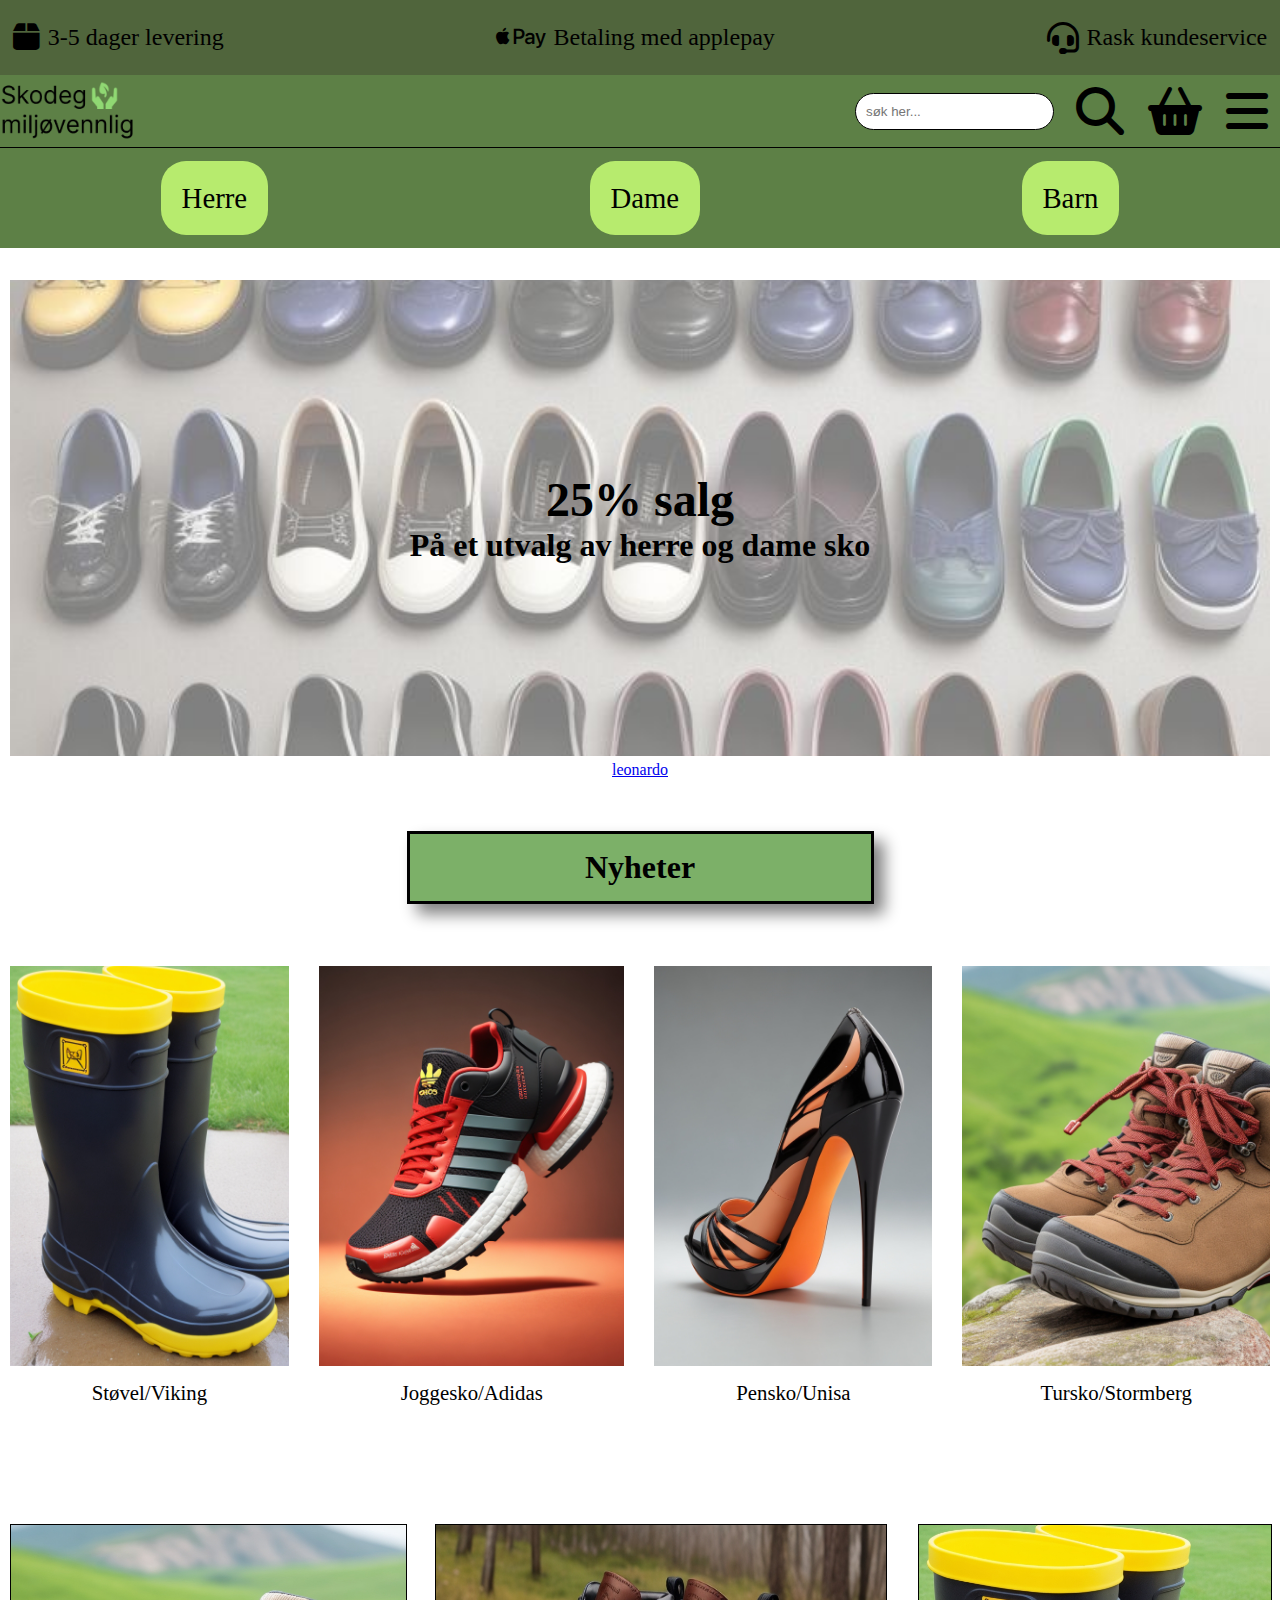
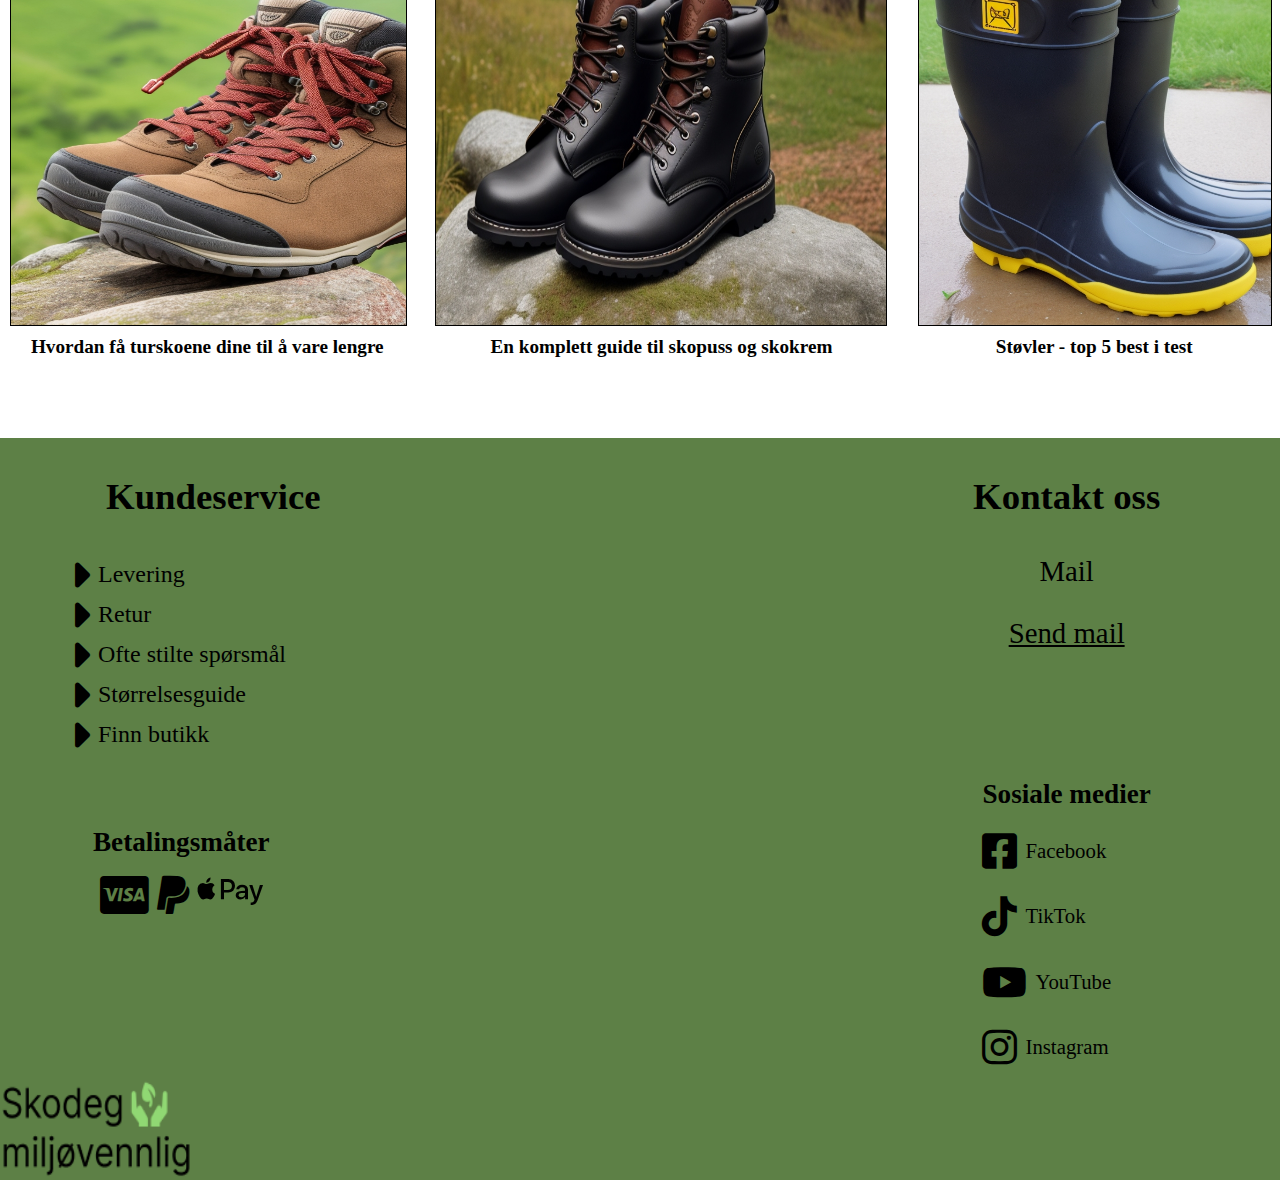
<file: index.html>
<!DOCTYPE html> 
<html lang="nb">
    <head>
        <meta charset="UTF-8">
        <meta name="viewport" content="width=device-width, initial-scale=1.0">
        <link rel="stylesheet" href="https://necolas.github.io/normalize.css/8.0.1/normalize.css" type="text/css">
        <link href="css/fonts/css/fontawesome.css" rel="stylesheet">
        <link href="css/fonts/css/brands.css" rel="stylesheet">
        <link href="css/fonts/css/solid.css" rel="stylesheet">
        <link rel="stylesheet" href="css/style.css" type="text/css">
        <title>
            skodegmiljøvennlig - forside 
        </title>
    </head>
    
    <body>
        <!-- Alle ikoner er hentet fra fontawesome-->
        <div id="grid-container">
            <!--Toppbaren til nettsiden, ikke klikkbar, kun for informasjon-->
            <header>
                <figure id="top-bar">
                    <i class="fa-regular fa-box" id="pakke"></i> 
                    <p class="header-text"> 3-5 dager levering </p>
                    <i class="fa-brands fa-apple-pay" id="applepay"></i>
                    <p class="header-text"> Betaling med applepay </p>
                    <i class="fa-solid fa-headset hide-on-phone" id="headset"></i>
                    <p class="hide-on-phone header-text"> Rask kundeservice </p>
                </figure>
                <!--Toppmenyen, logo klikkbar, går til hjemsiden-->
                <!--Logoen (skodegmiljøvennlig) er tatt fra Figma prototypen min i oblig 2-->
                <nav class="main-nav">
                    <ol>
                        <li id="logo-liste">
                            <a href="index.html">
                                <img src="img/skodegmiljovennlig-logo.png" alt="logo til skodegmiljøvennlig" id="logo">
                            </a>
                        </li>
                        <li>
                            <i class="fa-solid fa-magnifying-glass" id="søksymbol"></i>
                        </li>
                        <li>
                            <i class="fa-solid fa-basket-shopping" id="handlekurv"></i>
                        </li>
                        <li>
                            <i class="fa-solid fa-bars" id="hamburgermeny"></i>
                            <a href="#"></a>
                        </li>
                        <li id="søkebar">
                            <form action="produkt.html" class="hide-on-phone">
                                <input type="text" id="search" placeholder="søk her..." name="søkebar">
                            </form>
                        </li>
                    </ol>
                </nav>         
            </header>
            
            <!--Navigasjon mellom kategorier, herre, dame og barn-->
            <nav class="category">
                <a href="#" class="category-button">
                    Herre
                </a>
                <a href="#" class="category-button">
                    Dame
                </a>
                <a href="#" class="category-button">
                    Barn
                </a>
            </nav>
            
            <main>   
                <!--Salgskort--> 
                <!--Target="blank" passer på at leonardo/annet åpnes i et nytt vindu så brukeren forblir på min side-->
                    <figure id="salgsseksjon">
                        <p> <span>25% salg</span><br> På et utvalg av herre og dame sko</p>
                        <a href="https://leonardo.ai/" target="_blank">leonardo</a>
                    </figure>
             
                <!--Nyhetseksjon-->
                <!--Alle bildene i denne seksjonen er fra https://leonardo.ai-->
                <section id="nyhetseksjon">
                    <h3> Nyheter </h3>
                        <img src="img/rubber-boots-news-section.jpg" alt="støvler fra Viking" id="støvler-nyheter">
                        <p id="støvler-text"> Støvel/Viking </p>
                        <img src="img/running-shoe-news-section.jpg" alt="joggesko fra Adidas" id="joggesko-nyheter">
                        <p id="joggesko-text"> Joggesko/Adidas </p>
                        <a href="produkt.html">
                            <img src="img/high-heel-shoe-news-section-product-page.jpg" alt="pensko fra Unisa" id="pensko-nyheter">
                        </a>
                        <p id="pensko-text"> Pensko/Unisa </p>
                        <img src="img/hiking-boots-article-card.jpg" alt="" class="hide-on-phone" id="tursko-nyheter">
                        <p id="tursko-text" class="hide-on-phone">Tursko/Stormberg</p>
                </section>
                
                <!--Artikkelseksjon-->
                <!--Alle bildene i denne artikkelen er fra https://leonardo.ai-->
                <article id="tips-og-tricks">
                    <img src="img/hiking-boots-article-card.jpg" id="tursko-brune" alt="tursko">
                    <h4 id="tursko-brune-text"> Hvordan få turskoene dine til å vare lengre </h4>
                    <img src="img/hiking-boots-article-front-page.jpg" id="tursko-svarte" alt="tursko">
                    <h4 id="tursko-svarte-text"> En komplett guide til skopuss og skokrem </h4>
                    <img src="img/rubber-boots-news-section.jpg" id="støvler-svarte" alt="støvler" class="hide-on-phone">
                    <h4 id="støvler-svarte-text" class="hide-on-phone"> Støvler - top 5 best i test </h4>
                </article>
            </main>
            
            <!--Footer, med kundeservice, kontakt oss, betalingsmåter og logo-->
            <!--Logoen (skodegmiljøvennlig) er tatt fra Figma prototypen min i oblig 2-->
            <footer>
                <section id="kundeservice">
                    <h3>Kundeservice</h3>
                    <ol id="kundeservice-innhold">
                        <li>
                            <a href="levering_return.html"><i class="fa-solid fa-caret-right"></i>Levering</a>
                        </li>
                        <li>
                            <a href="levering_return.html"> <i class="fa-solid fa-caret-right"></i>Retur</a>
                        </li>
                        <li> <i class="fa-solid fa-caret-right"></i>Ofte stilte spørsmål</li>
                        <li><i class="fa-solid fa-caret-right"></i>Størrelsesguide</li>
                        <li><i class="fa-solid fa-caret-right"></i>Finn butikk</li>
                    </ol>
                </section>
                <section id="kontakt-oss">
                    <h3 id="kontakt-oss-text">Kontakt oss</h3>
                    <p id="mail">Mail</p>
                    <a id="send-mail" href="mailto:skodegmiljovennlig@gmail.com">Send mail</a>
                </section>
                <section id="betalingsmåter">
                    <h4>Betalingsmåter</h4>
                    <i class="fa-brands fa-cc-visa betalings-ikoner"></i>
                    <i class="fa-brands fa-paypal betalings-ikoner"></i>
                    <i class="fa-brands fa-apple-pay" Id="applepay-betalings-ikon"></i>
                </section>
                <section id="sosiale-medier">
                    <h6>Sosiale medier</h6>
                    <ol> 
                        <li>
                            <a href="#">
                                <i class="fa-brands fa-square-facebook sosiale-medier-ikoner"></i>
                                <p>Facebook</p>
                            </a>
                        </li>
                        <li>
                            <a href="#">
                                <i class="fa-brands fa-tiktok sosiale-medier-ikoner"></i>
                                <p>TikTok</p>
                            </a>  
                        </li>
                        <li>
                            <a href="#">
                                <i class="fa-brands fa-youtube sosiale-medier-ikoner"></i>
                                <p>YouTube</p>
                            </a>
                        </li>
                        <li>
                            <a href="#">
                                <i class="fa-brands fa-instagram sosiale-medier-ikoner"></i>
                                <p>Instagram</p>
                            </a>
                        </li>  
                    </ol>
                </section>
                <img src="img/skodegmiljovennlig-logo.png" alt="logo til skodegmiljøvennlig" id="footer-logo">
            </footer>
        </div>
    </body>
</html>
</file>
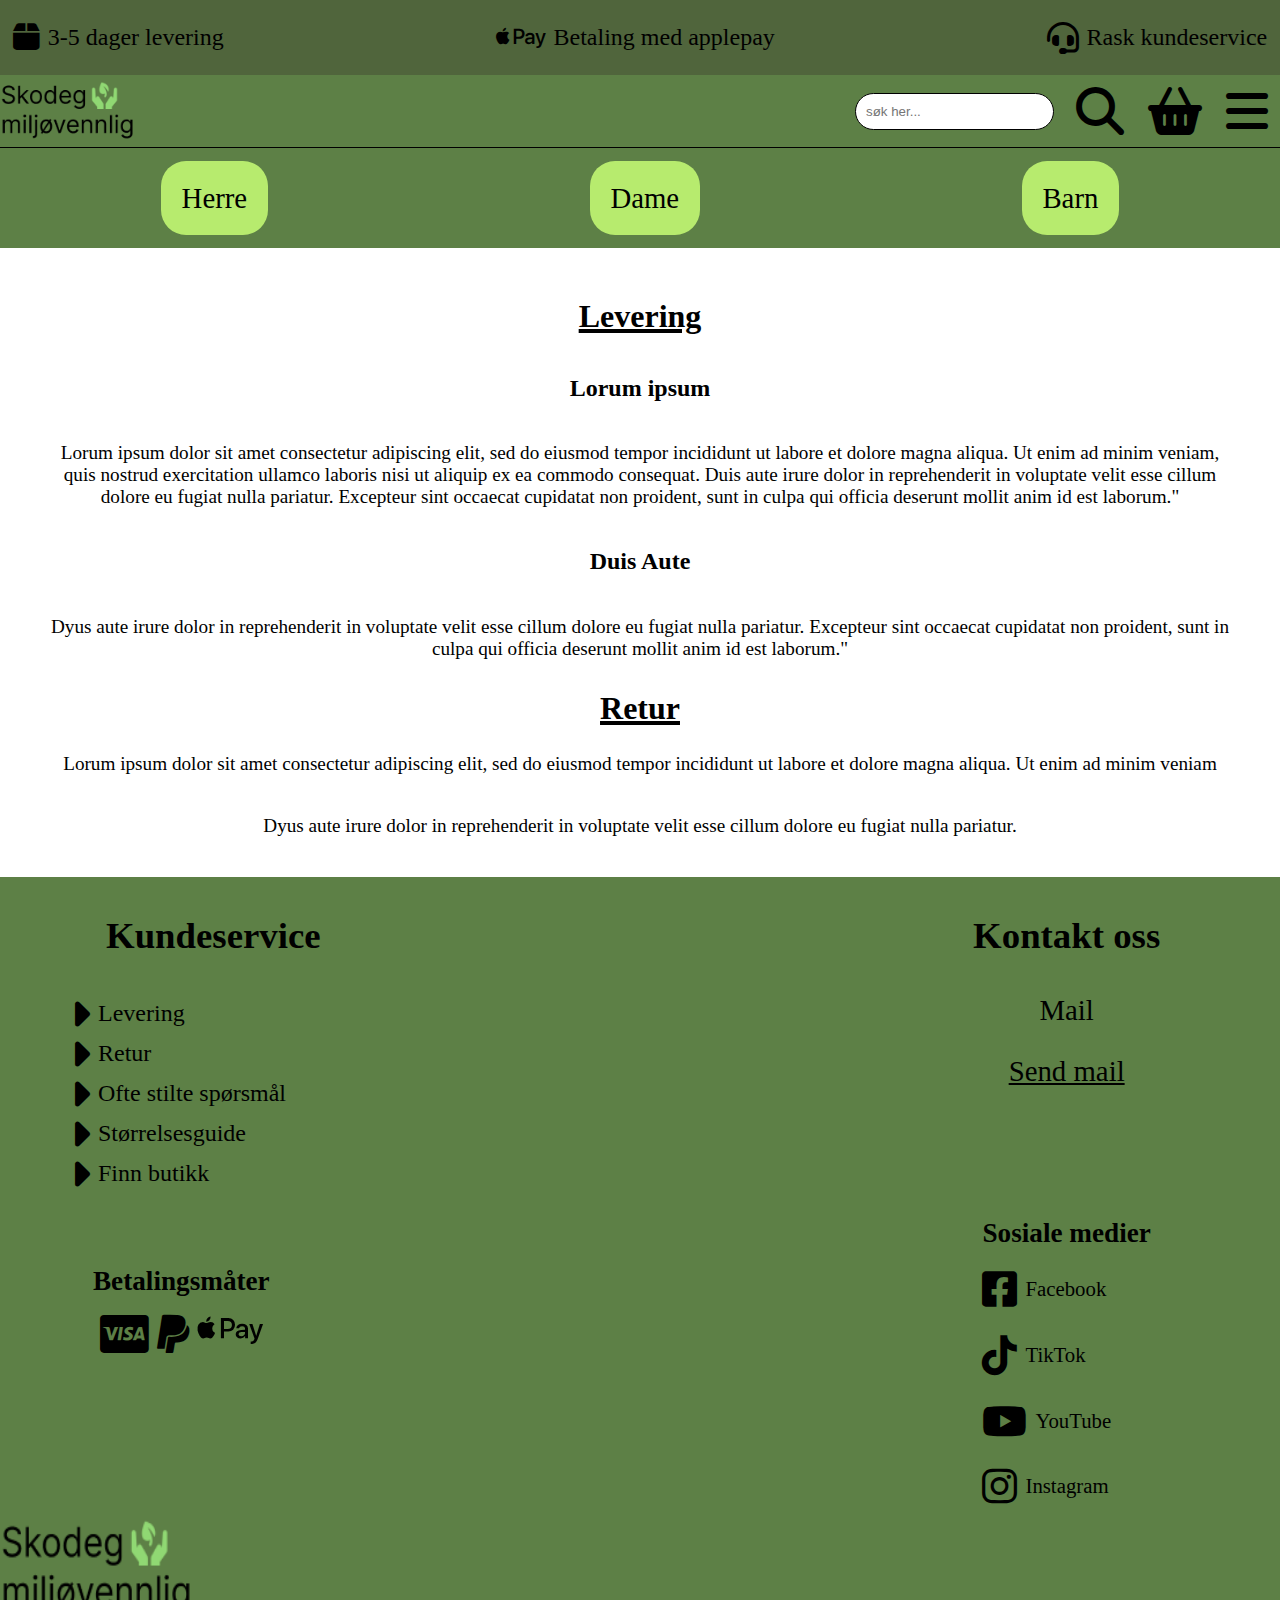
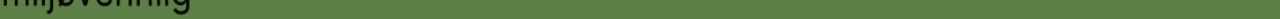
<file: levering_return.html>
<!DOCTYPE html>
<html lang="nb">
    <head>
        <meta charset="UTF-8">
        <meta name="viewport" content="width=device-width, initial-scale=1.0">
        <link rel="stylesheet" href="https://necolas.github.io/normalize.css/8.0.1/normalize.css" type="text/css">
        <link href="css/fonts/css/fontawesome.css" rel="stylesheet">
        <link href="css/fonts/css/brands.css" rel="stylesheet">
        <link href="css/fonts/css/solid.css" rel="stylesheet">
        <link rel="stylesheet" href="css/style.css" type="text/css">
        <title>
            skodegmiljøvennlig - forside 
        </title>
    </head>
    <body>
        <!-- Alle ikoner er hentet fra fontawesome-->
        <!--Toppbaren til nettsiden, ikke klikkbar, kun for informasjon-->
        <!--Teksten til levering/retur er hentet fra Lorum Ipsum (lipsum.com)-->
        <header>
            <figure id="top-bar">
            <i class="fa-regular fa-box" id="pakke"></i> 
            <p class="header-text"> 3-5 dager levering </p>
            <i class="fa-brands fa-apple-pay" id="applepay"></i>
            <p class="header-text"> Betaling med applepay </p>
            <i class="fa-solid fa-headset hide-on-phone" id="headset"></i>
            <p class="hide-on-phone header-text"> Rask kundeservice </p>
            </figure>
            <!--Toppmenyen, logo klikkbar, går til hjemsiden-->
            <!--Logoen (skodegmiljøvennlig) er tatt fra Figma prototypen min i oblig 2-->
            <nav class="main-nav">
                <ol>
                    <li id="logo-liste">
                        <a href="index.html">
                        <img src="img/skodegmiljovennlig-logo.png" alt="logo til skodegmiljøvennlig" id="logo">
                        </a>
                    </li>
                    <li>
                        <i class="fa-solid fa-magnifying-glass" id="søksymbol"></i>
                    </li>
                    <li>
                        <i class="fa-solid fa-basket-shopping" id="handlekurv"></i>
                    </li>
                    <li>
                        <i class="fa-solid fa-bars" id="hamburgermeny"></i>
                        <a href="#"></a>
                    </li>
                    <li id="søkebar">
                        <form action="produkt.html" class="hide-on-phone">
                        <input type="text" id="search" placeholder="søk her..." name="søkebar">
                        </form>
                    </li>
            </ol>
        </nav>         
    </header>
            
            <!--Navigasjon mellom kategorier, herre, dame og barn-->
            <nav class="category">
                <a href="#" class="category-button">
                    Herre
                </a>
                <a href="#" class="category-button">
                    Dame
                </a>
                <a href="#" class="category-button">
                    Barn
                </a>
            </nav>
        <main>
        <!-- levering og retur artikkeler-->
            <article id="levering">
                <h2>Levering</h2>
                <h5>Lorum ipsum</h5>
                    <p>Lorum ipsum dolor sit amet consectetur adipiscing elit, 
                        sed do eiusmod tempor incididunt ut labore et dolore magna aliqua. 
                        Ut enim ad minim veniam, 
                        quis nostrud exercitation ullamco laboris nisi ut aliquip ex ea commodo consequat. 
                        Duis aute irure dolor in reprehenderit in voluptate velit esse cillum dolore eu fugiat nulla pariatur. 
                        Excepteur sint occaecat cupidatat non proident, 
                        sunt in culpa qui officia deserunt mollit anim id est laborum."</p>
                <h5>Duis Aute</h5>
                    <p>Dyus aute irure dolor in reprehenderit in voluptate velit esse cillum dolore eu fugiat nulla pariatur. 
                        Excepteur sint occaecat cupidatat non proident, 
                        sunt in culpa qui officia deserunt mollit anim id est laborum."</p>
            </article>
            <article id="retur">
                <h2>Retur</h2>
                    <p>Lorum ipsum dolor sit amet consectetur adipiscing elit, 
                        sed do eiusmod tempor incididunt ut labore et dolore magna aliqua. 
                        Ut enim ad minim veniam</p>
                    <p>Dyus aute irure dolor in reprehenderit in voluptate velit esse cillum dolore eu fugiat nulla pariatur.</p>
            </article>
        </main>
        <!--Footer, med kundeservice, kontakt oss, betalingsmåter og logo-->
        <!--Logoen (skodegmiljøvennlig) er tatt fra Figma prototypen min i oblig 2-->
        <footer>
            <section id="kundeservice">
                <h3>Kundeservice</h3>
                <ol id="kundeservice-innhold">
                    <li>
                        <a href="levering_return.html"><i class="fa-solid fa-caret-right"></i>Levering</a>
                    </li>
                    <li>
                        <a href="levering_return.html"> <i class="fa-solid fa-caret-right"></i>Retur</a>
                    </li>
                    <li> <i class="fa-solid fa-caret-right"></i>Ofte stilte spørsmål</li>
                    <li><i class="fa-solid fa-caret-right"></i>Størrelsesguide</li>
                    <li><i class="fa-solid fa-caret-right"></i>Finn butikk</li>
                </ol>
            </section>
            <section id="kontakt-oss">
                <h3 id="kontakt-oss-text">Kontakt oss</h3>
                <p id="mail">Mail</p>
                <a id="send-mail" href="mailto:skodegmiljovennlig@gmail.com">Send mail</a>
            </section>
            <section id="betalingsmåter">
                <h4>Betalingsmåter</h4>
                <i class="fa-brands fa-cc-visa betalings-ikoner"></i>
                <i class="fa-brands fa-paypal betalings-ikoner"></i>
                <i class="fa-brands fa-apple-pay" Id="applepay-betalings-ikon"></i>
            </section>
            <section id="sosiale-medier">
                <h6>Sosiale medier</h6>
                <ol> 
                    <li>
                        <a href="#">
                            <i class="fa-brands fa-square-facebook sosiale-medier-ikoner"></i>
                            <p>Facebook</p>
                        </a>
                    </li>
                    <li>
                        <a href="#">
                            <i class="fa-brands fa-tiktok sosiale-medier-ikoner"></i>
                            <p>TikTok</p>
                        </a>  
                    </li>
                    <li>
                        <a href="#">
                            <i class="fa-brands fa-youtube sosiale-medier-ikoner"></i>
                            <p>YouTube</p>
                        </a>
                    </li>
                    <li>
                        <a href="#">
                            <i class="fa-brands fa-instagram sosiale-medier-ikoner"></i>
                            <p>Instagram</p>
                        </a>
                    </li>  
                </ol>
            </section>
            <img src="img/skodegmiljovennlig-logo.png" alt="logo til skodegmiljøvennlig" id="footer-logo">
        </footer>
    </body>
</html>
</file>
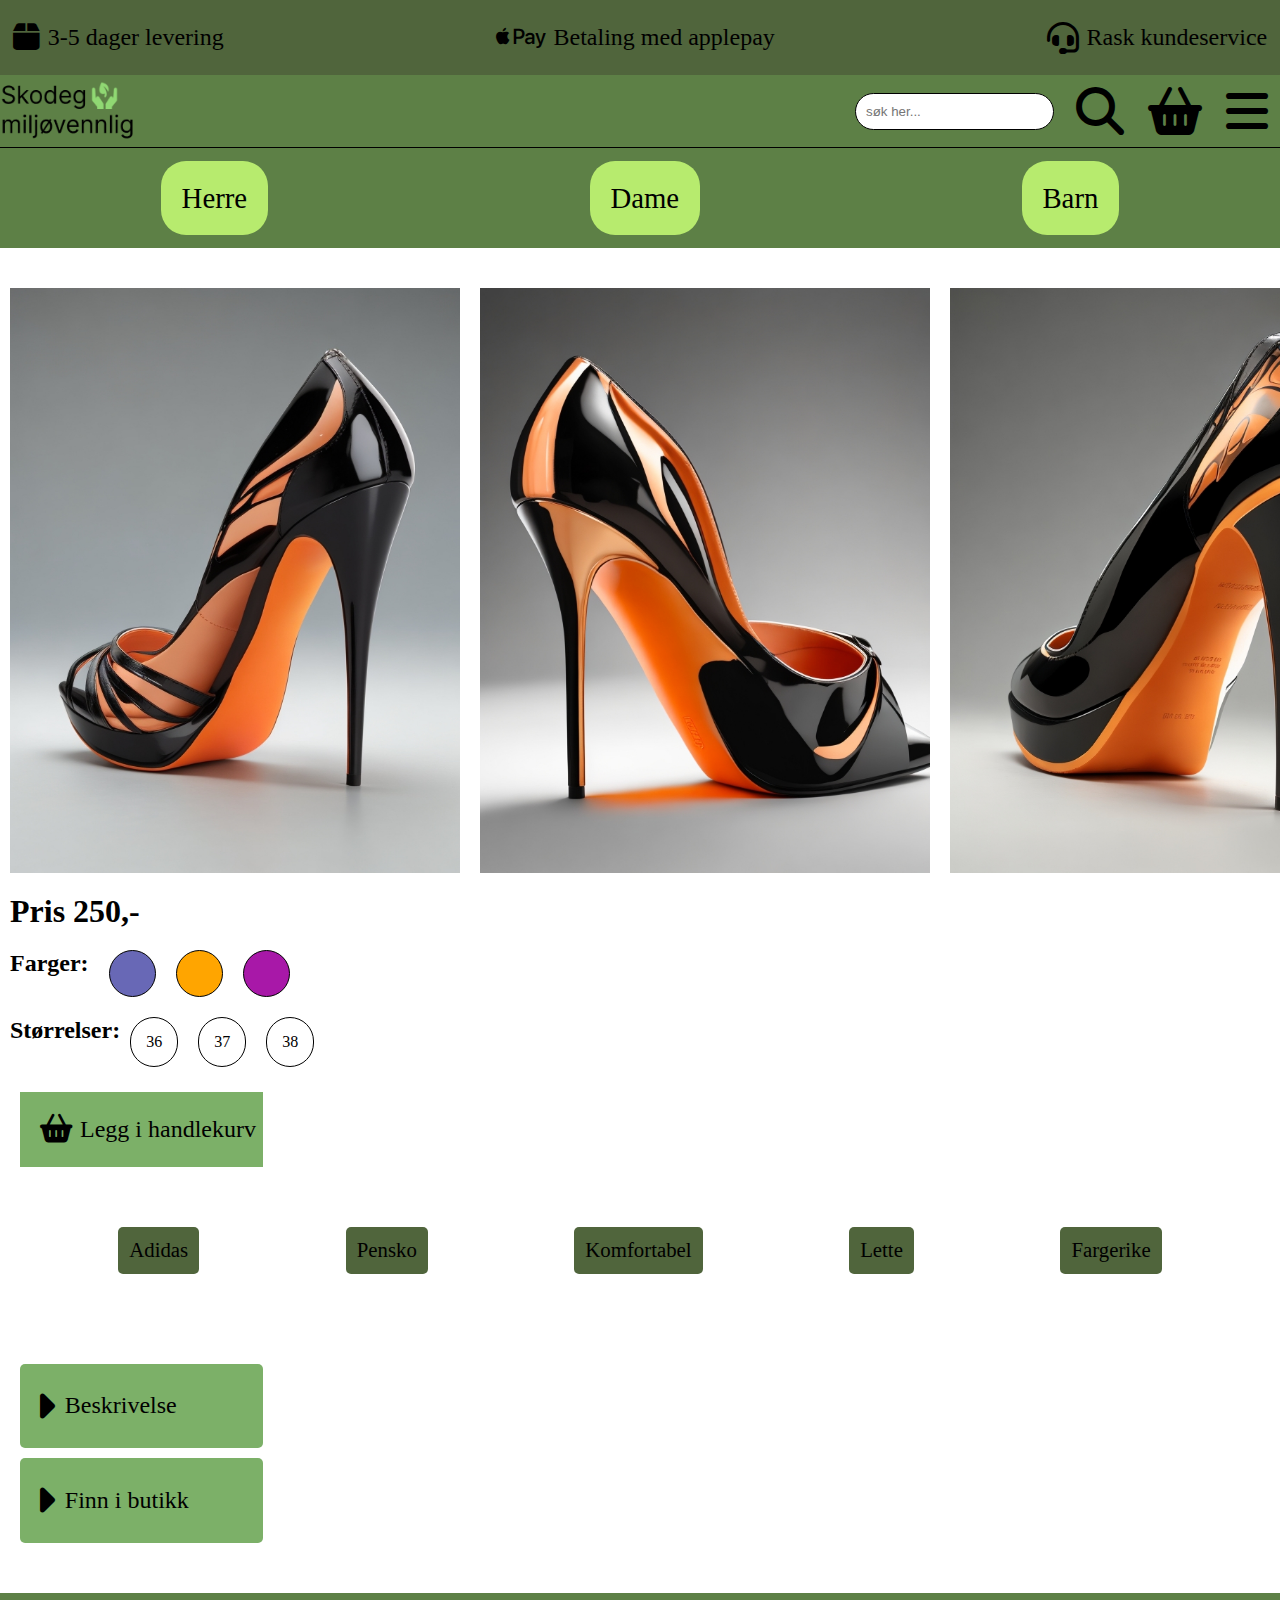
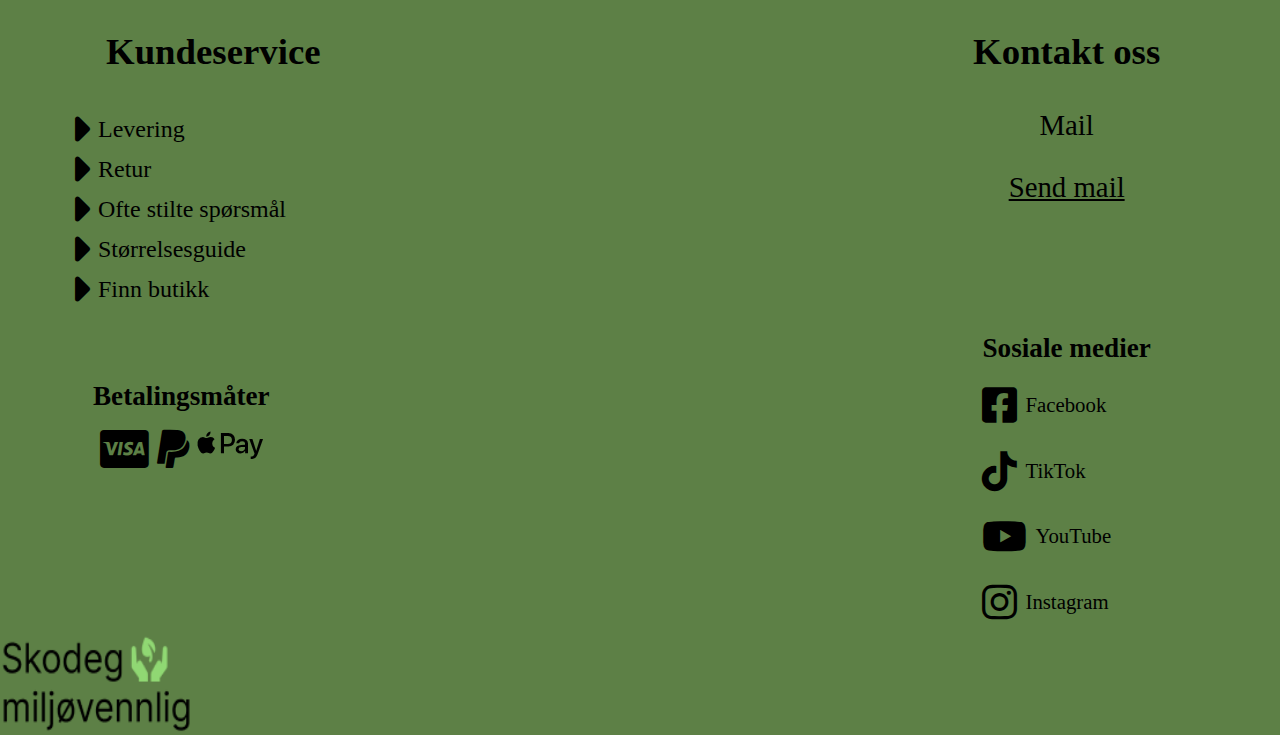
<file: produkt.html>
<!DOCTYPE html> 
<html lang="nb">
    <head>
        <meta charset="UTF-8">
        <meta name="viewport" content="width=device-width, initial-scale=1.0">
        <link rel="stylesheet" href="https://necolas.github.io/normalize.css/8.0.1/normalize.css" type="text/css">
        <link href="css/fonts/css/fontawesome.css" rel="stylesheet">
        <link href="css/fonts/css/brands.css" rel="stylesheet">
        <link href="css/fonts/css/solid.css" rel="stylesheet">
        <link rel="stylesheet" href="css/style.css" type="text/css">
        <title>
            skodegmiljøvennlig - produktside 
        </title>
    </head>
    <body>
        <!--Toppbaren til nettsiden, ikke klikkbar, kun for informasjon-->
        <header>
            <figure id="top-bar">
                <i class="fa-regular fa-box" id="pakke"></i> 
                <p class="header-text"> 3-5 dager levering </p>
                <i class="fa-brands fa-apple-pay" id="applepay"></i>
                <p class="header-text"> Betaling med applepay </p>
                <i class="fa-solid fa-headset hide-on-phone" id="headset"></i>
                <p class="hide-on-phone header-text"> Rask kundeservice </p>
            </figure>
            <!--Toppmenyen, logo klikkbar, går til hjemsiden-->
            <!--Logoen (skodegmiljøvennlig) er tatt fra Figma prototypen min i oblig 2-->
            <nav class="main-nav">
                <ol>
                    <li id="logo-liste">
                        <a href="index.html">
                            <img src="img/skodegmiljovennlig-logo.png" alt="logo til skodegmiljøvennlig" id="logo">
                        </a>
                    </li>
                    <li>
                        <i class="fa-solid fa-magnifying-glass" id="søksymbol"></i>
                    </li>
                    <li>
                        <i class="fa-solid fa-basket-shopping" id="handlekurv"></i>
                    </li>
                    <li>
                        <i class="fa-solid fa-bars" id="hamburgermeny"></i>
                        <a href="#"></a>
                    </li>
                    <li id="søkebar">
                        <form action="produkt.html" class="hide-on-phone">
                            <input type="text" id="search" placeholder="søk her..." name="søkebar">
                        </form>
                    </li>
                </ol>
            </nav>         
        </header>
        
        <!--Navigasjon mellom kategorier, herre, dame og barn-->
        <nav class="category">
            <a href="#" class="category-button">
                Herre
            </a>
            <a href="#" class="category-button">
                Dame
            </a>
            <a href="#" class="category-button">
                Barn
            </a>
        </nav>
        
        <main>
        <!--Bildeseksjon av pensko-->
        <!--Alle bildene i denne artikkelen er fra https://leonardo.ai-->
            <section id="produkt-side-bildeseksjon">
                <figure>
                    <img src="img/high-heel-shoe-news-section-product-page.jpg" alt="pensko" id="pensko-venstre" >
                    <img src="img/high-heel-shoe-product-page.jpg" alt="pensko" id="pensko-midten">
                    <img src="img/high-heel-shoe-product-page-angle.jpg" alt="pensko" id="pensko-høyre">
                </figure>  
            
                <!--pris, farge og størrelse lister-->
                <h3 id="pris"> Pris 250,-</h3>
               
                <ol id="farge-valg">
                    <li id="farge-text">
                        <h6>Farger:</h6>
                    </li>
                    <li class="farge-box" id="box-blå">
                    </li>
                    <li class="farge-box" id="box-orange">
                    </li>
                    <li class="farge-box" id="box-lilla">
                    </li>
                </ol>
                
                <ol id="størrelse-valg">
                    <li id="størrelse-text">
                        <h6>Størrelser: </h6>
                    </li>
                    <li class="størrelse-box">
                        36
                    </li>
                    <li class="størrelse-box">
                        37
                    </li>
                    <li class="størrelse-box">
                        38
                    </li>
                </ol>
                
                <!--Legg i handlekurv-->
                <figure id="handlekurv-produkt-side">
                    <a href="#"> 
                     <i class="fa-solid fa-basket-shopping"></i>
                    <p>Legg i handlekurv</p>
                    </a>
                   
                </figure>
                
                <!--Liste med tags-->
                <ol id="tags">
                    <li>Adidas</li>
                    <li>Pensko</li>
                    <li>Komfortabel</li>
                    <li class="hide-on-phone">Lette</li>
                    <li class="hide-on-phone">Fargerike</li>
                </ol>
            
                <!--Liste med beskrivelse og finn i butikk-->
                <ol id="mer-info">
                    <li>
                        <a href="#">
                        <i class="fa-solid fa-caret-right"></i>
                        <p>Beskrivelse</p>
                        </a> 
                    </li>
                    <li>
                        <a href="#">
                        <i class="fa-solid fa-caret-right"></i>
                        <p>Finn i butikk</p>
                        </a>
                    </li>
                </ol>
            </section>
        </main>
        <!--Footer, med kundeservice, kontakt oss, betalingsmåter og logo-->
        <footer>
            <section id="kundeservice">
                <h3>Kundeservice</h3>
                <ol id="kundeservice-innhold">
                    <li>
                        <a href="levering_return.html"><i class="fa-solid fa-caret-right"></i>Levering</a>
                    </li>
                    <li>
                        <a href="levering_return.html"> <i class="fa-solid fa-caret-right"></i>Retur</a>
                    </li>
                    <li> <i class="fa-solid fa-caret-right"></i>Ofte stilte spørsmål</li>
                    <li><i class="fa-solid fa-caret-right"></i>Størrelsesguide</li>
                    <li><i class="fa-solid fa-caret-right"></i>Finn butikk</li>
                </ol>
            </section>
            <section id="kontakt-oss">
                <h3 id="kontakt-oss-text">Kontakt oss</h3>
                <p id="mail">Mail</p>
                <a id="send-mail" href="mailto:skodegmiljovennlig@gmail.com">Send mail</a>
            </section>
            <section id="betalingsmåter">
                <h4>Betalingsmåter</h4>
                <i class="fa-brands fa-cc-visa betalings-ikoner"></i>
                <i class="fa-brands fa-paypal betalings-ikoner"></i>
                <i class="fa-brands fa-apple-pay" Id="applepay-betalings-ikon"></i>
            </section>
            <section id="sosiale-medier">
                <h6>Sosiale medier</h6>
                <ol> 
                    <li>
                        <a href="#">
                            <i class="fa-brands fa-square-facebook sosiale-medier-ikoner"></i>
                            <p>Facebook</p>
                        </a>
                    </li>
                    <li>
                        <a href="#">
                            <i class="fa-brands fa-tiktok sosiale-medier-ikoner"></i>
                            <p>TikTok</p>
                        </a>  
                    </li>
                    <li>
                        <a href="#">
                            <i class="fa-brands fa-youtube sosiale-medier-ikoner"></i>
                            <p>YouTube</p>
                        </a>
                    </li>
                    <li>
                        <a href="#">
                            <i class="fa-brands fa-instagram sosiale-medier-ikoner"></i>
                            <p>Instagram</p>
                        </a>
                    </li>  
                </ol>
            </section>
            <img src="img/skodegmiljovennlig-logo.png" alt="logo til skodegmiljøvennlig" id="footer-logo">
        </footer>
    </body>
</html>
</file>
<file: css/style.css>
@charset "UTF-8";
/* Imports og variabler */
/* Body med header (top-bar), main og footer */
body {
  margin: 0 auto;
}
body header {
  grid-area: header;
}
body header figure {
  margin: 0;
  background-color: #50653C;
  display: flex;
  flex-direction: row;
  justify-content: space-between;
}
body main {
  grid-area: main;
}
body footer {
  grid-area: footer;
  background-color: #5D8046;
  display: grid;
  grid-template-areas: "kundeservice kontakt-oss" "betalingsmåter sosiale-medier" "logo .";
  grid-template-columns: 1fr 1fr;
}
body footer #kundeservice {
  grid-area: kundeservice;
}
body footer #kundeservice h3 {
  text-align: center;
  font-size: 1.4rem;
}
body footer #kundeservice #kundeservice-innhold li a {
  color: black;
  text-decoration: none;
}
body footer #kundeservice #kundeservice-innhold li a i {
  margin-right: 8px;
}
body footer #kundeservice #kundeservice-innhold li i {
  margin-right: 8px;
}
body footer #kontakt-oss {
  text-align: center;
  grid-area: kontakt-oss;
}
body footer #kontakt-oss #kontakt-oss-text {
  font-size: 1.4rem;
}
body footer #kontakt-oss #mail {
  text-align: center;
}
body footer #kontakt-oss #send-mail {
  align-self: center;
  color: black;
}
body footer #betalingsmåter {
  text-align: center;
  grid-area: betalingsmåter;
  margin: 3rem 0;
  font-size: 2rem;
}
body footer #betalingsmåter h4 {
  font-size: 1.2rem;
  margin: 0.5rem 1rem;
}
body footer #betalingsmåter #applepay-betalings-ikon {
  font-size: 3rem;
}
body footer #sosiale-medier {
  justify-self: center;
  grid-area: sosiale-medier;
}
body footer #sosiale-medier h6 {
  font-size: 1.2rem;
  margin: 0.5rem 0;
}
body footer #sosiale-medier ol {
  margin: 0;
  padding: 0;
}
body footer #sosiale-medier ol li a {
  display: flex;
  flex-direction: row;
  color: black;
  text-decoration: none;
}
body footer #sosiale-medier ol li a i {
  margin-right: 8px;
  align-self: center;
  font-size: 1.5rem;
}
body footer #logo {
  width: 100%;
  max-width: 140px;
  align-self: center;
  font-size: 1.5rem;
  grid-area: logo;
}
body footer ol li {
  list-style: none;
}

/* Hovednavigasjonen med symboler og logo */
.main-nav {
  background-color: #5D8046;
}
.main-nav ol {
  margin: 0;
  padding: 0;
  display: flex;
  justify-content: space-between;
}
.main-nav ol li {
  list-style: none;
  align-self: center;
  font-size: 1.8rem;
}
.main-nav ol #søksymbol {
  padding: 12px;
}
.main-nav ol #søkebar input[type=text] {
  padding: 10px;
  margin: 10px;
  border: solid thin black;
  border-radius: 25px;
}
.main-nav ol #handlekurv {
  padding: 12px;
}
.main-nav ol #hamburgermeny {
  padding: 12px;
}
.main-nav #logo {
  width: 100%;
  max-width: 140px;
  align-self: center;
  font-size: 1.5rem;
}

/* Kategoriene herre, dame og barn valgene - navigasjon */
.category {
  background-color: #5D8046;
  grid-area: nav-category;
  display: flex;
  justify-content: space-around;
  border-top-style: solid;
  border-top-width: thin;
  border-top-color: black;
}

.category-button {
  background-color: #B7EB6E;
  font-size: 1.3rem;
  border-radius: 5px;
  padding: 0.3rem;
  margin-top: 0.3rem;
  margin-bottom: 0.3rem;
  text-decoration: none;
  color: black;
}

/* Grid container med arealer; header, nav category, main og footer */
#grid-container {
  display: grid;
  grid-template-areas: "header" "nav-category" "main" "footer";
}

/* Artikkelseksjonen med bilder og tekst */
#tips-og-tricks {
  display: grid;
  grid-template-areas: "tursko-brune tursko-svarte" "tursko-brune-text tursko-svarte-text";
  gap: 10px;
  padding: 0px 10px;
  margin: 20px 0px;
  margin-top: 4rem;
  margin-bottom: 3rem;
}
#tips-og-tricks img {
  border-style: solid;
  border-width: thin;
  border-color: black;
}
#tips-og-tricks #tursko-brune {
  grid-area: tursko-brune;
  height: 11em;
}
#tips-og-tricks #tursko-svarte {
  grid-area: tursko-svarte;
  height: 11em;
}
#tips-og-tricks #tursko-brune-text {
  grid-area: tursko-brune-text;
  margin: 0;
  text-align: center;
}
#tips-og-tricks #tursko-svarte-text {
  grid-area: tursko-svarte-text;
  margin: 0;
  text-align: center;
}

/* Importert fra mixins */
img {
  width: 100%;
  max-width: 450px;
  display: block;
  margin-left: auto;
  margin-right: auto;
}

/* Stilsetting på header (top bar) med tekst og symboler */
#top-bar {
  padding: 0 0.8rem;
  font-size: 0.9rem;
}
#top-bar #pakke {
  align-self: center;
  font-size: 1.3rem;
  margin-right: 0.5rem;
}
#top-bar #applepay {
  align-self: center;
  font-size: 1.8rem;
  margin: 0 0.5rem 0 auto;
}
#top-bar #headset {
  align-self: center;
  font-size: 1.5rem;
  margin: 0 0.5rem 0 auto;
}

/* Salgsseksjonen med bilde (bakgrunn) og med tekst oppå */
#salgsseksjon {
  position: relative;
  text-align: center;
  color: rgb(0, 0, 0);
  margin: 0;
}
#salgsseksjon span {
  font-size: 3rem;
  font-weight: 800;
}
#salgsseksjon p {
  background-image: url(../img/sale-on-shoes-transparang.jpg);
  background-color: rgb(54, 173, 18);
  background-repeat: no-repeat;
  background-position: center;
  background-size: cover;
  font-size: 2rem;
  font-weight: 600;
  -moz-text-align-last: center;
       text-align-last: center;
  padding: 4rem;
  margin: 32px 10px 5px 10px;
}

/* Nyhetsseksjon med bilder og tilhørende tekst */
#nyhetseksjon {
  display: grid;
  grid-template-areas: "nyheter nyheter nyheter" "støvel-img joggesko-img pensko-img" "støvel-text joggesko-text pensko-text";
  grid-column: 1fr 1fr 1fr;
  gap: 10px;
  padding: 0 10px;
  margin: 20px 0px;
}
#nyhetseksjon h3 {
  grid-area: nyheter;
  text-align: center;
  background-color: #7cb068;
  padding: 15px 10px;
  border: 2px solid black;
  box-shadow: 5px 5px 10px gray;
  width: 35%;
  justify-self: center;
  font-weight: 600;
}
#nyhetseksjon #støvler-nyheter {
  grid-area: støvel-img;
  height: 11em;
}
#nyhetseksjon #støvler-text {
  grid-area: støvel-text;
  margin: 0;
}
#nyhetseksjon #joggesko-nyheter {
  grid-area: joggesko-img;
  height: 11em;
}
#nyhetseksjon #joggesko-text {
  grid-area: joggesko-text;
  margin: 0;
}
#nyhetseksjon a {
  grid-area: pensko-img;
}
#nyhetseksjon a img {
  height: 11em;
}
#nyhetseksjon #pensko-text {
  grid-area: pensko-text;
  margin: 0;
}

#produkt-side-bildeseksjon {
  display: grid;
  grid-template-columns: 1fr;
  grid-template-rows: repeat(9, auto);
}
#produkt-side-bildeseksjon figure {
  display: flex;
  flex-direction: row;
  gap: 20px;
  margin: 40px 10px 10px 10px;
}
#produkt-side-bildeseksjon #handlekurv-produkt-side {
  margin: 15px 0px;
}
#produkt-side-bildeseksjon h3 {
  margin: 10px 10px;
  font-size: 1.5rem;
}
#produkt-side-bildeseksjon #farge-valg {
  display: flex;
  flex-direction: row;
  padding: 0;
  margin: 0;
}
#produkt-side-bildeseksjon #farge-valg .farge-box {
  list-style: none;
  border: 1px solid black;
  width: 30px;
  height: 30px;
  margin: 10px;
  border-radius: 100px;
}
#produkt-side-bildeseksjon #farge-valg #box-blå {
  background-color: rgb(104, 104, 182);
}
#produkt-side-bildeseksjon #farge-valg #box-orange {
  background-color: orange;
}
#produkt-side-bildeseksjon #farge-valg #box-lilla {
  background-color: rgb(168, 24, 168);
}
#produkt-side-bildeseksjon #farge-valg #farge-text {
  list-style: none;
}
#produkt-side-bildeseksjon #farge-valg #farge-text h6 {
  font-weight: 600;
  font-size: 1rem;
  margin: 10px 10px;
}
#produkt-side-bildeseksjon #størrelse-valg {
  display: flex;
  flex-direction: row;
  padding: 0;
  margin: 0;
}
#produkt-side-bildeseksjon #størrelse-valg #størrelse-text {
  list-style: none;
}
#produkt-side-bildeseksjon #størrelse-valg #størrelse-text h6 {
  font-weight: 600;
  font-size: 1rem;
  margin: 10px 0 10px 10px;
}
#produkt-side-bildeseksjon #størrelse-valg .størrelse-box {
  list-style: none;
  border: 1px solid black;
  margin: 10px;
  padding: 8px;
  border-radius: 100px;
  text-align: center;
}

#handlekurv-produkt-side a {
  display: flex;
  flex-direction: row;
  background-color: #7cb068;
  width: 50%;
  margin-left: 20px;
  text-decoration: none;
  color: black;
}
#handlekurv-produkt-side a i {
  margin-right: 8px;
  align-self: center;
  font-size: 1.2rem;
  margin-left: 20px;
}

#tags {
  display: flex;
  justify-content: space-around;
  flex-direction: row;
  padding: 0;
}
#tags li {
  background-color: #50653C;
  font-size: 1rem;
  border-radius: 5px;
  padding: 0.7rem;
  text-decoration: none;
  color: black;
  list-style: none;
}

#mer-info {
  display: flex;
  flex-direction: column;
  gap: 10px;
  padding: 0;
}
#mer-info li {
  list-style: none;
  width: 50%;
  margin-left: 20px;
}
#mer-info li a {
  display: flex;
  flex-direction: row;
  background-color: #7cb068;
  font-size: 1rem;
  border-radius: 5px;
  padding: 0.3rem;
  text-decoration: none;
  color: black;
}
#mer-info li a i {
  align-self: center;
  margin: 10px;
  font-size: 1.5rem;
}

#levering h2 {
  font-size: 1.5rem;
  text-align: center;
  text-decoration-line: underline;
  text-decoration-thickness: 4px;
  margin-top: 50px;
}
#levering h5 {
  font-size: 1.2rem;
  text-align: center;
}
#levering p {
  text-align: center;
  margin-left: 15px;
  margin-right: 15px;
}

#retur h2 {
  font-size: 1.5rem;
  text-align: center;
  text-decoration-line: underline;
  text-decoration-thickness: 4px;
  margin-top: 30px;
}
#retur p {
  text-align: center;
  margin-left: 15px;
  margin-right: 15px;
  margin-bottom: 40px;
}

.hide-on-phone {
  display: none;
}

@media only screen and (min-width: 680px) {
  .hide-on-phone {
    display: block;
  }
  #grid-container {
    display: grid;
    grid-template-areas: "header header header" "nav-category nav-category nav-category" "main main main" "footer footer footer";
  }
  #søkebar {
    order: 2;
    margin-left: auto;
  }
  .main-nav ol li {
    order: 3;
  }
  .main-nav ol #logo-liste {
    order: 1;
  }
  .category-button {
    background-color: #B7EB6E;
    font-size: 1.8rem;
    border-radius: 25px;
    padding: 1.3rem;
    margin-top: 0.3rem;
    margin-bottom: 0.3rem;
    text-decoration: none;
    color: black;
    margin: 0.8rem;
  }
  #salgsseksjon p {
    background-color: rgb(54, 173, 18);
    background-repeat: no-repeat;
    background-position: center;
    background-size: cover;
    font-size: 2rem;
    font-weight: 600;
    -moz-text-align-last: center;
         text-align-last: center;
    padding: 12rem;
    margin: 32px 10px 5px 10px;
  }
  #nyhetseksjon {
    grid-template-areas: "nyheter nyheter nyheter nyheter" "støvel-img joggesko-img pensko-img tursko-img" "støvel-text joggesko-text pensko-text tursko-text";
    gap: 30px;
    padding: 0 10px;
    margin: 20px 0px;
  }
  #nyhetseksjon h3 {
    grid-area: nyheter;
    text-align: center;
    background-color: #7cb068;
    padding: 15px 10px;
    border: 3px solid black;
    box-shadow: 10px 10px 15px gray;
    width: 35%;
    justify-self: center;
    font-weight: 600;
    font-size: 2rem;
  }
  #nyhetseksjon a #pensko-nyheter {
    grid-area: pensko-img;
    height: 25em;
  }
  #nyhetseksjon #pensko-text {
    grid-area: pensko-text;
    margin: -15px;
    text-align: center;
    font-size: 1.3rem;
  }
  #nyhetseksjon img {
    height: 25em;
  }
  #nyhetseksjon #støvler-nyheter {
    grid-area: støvel-img;
    height: 25em;
  }
  #nyhetseksjon #støvler-text {
    grid-area: støvel-text;
    margin: -15px;
    text-align: center;
    font-size: 1.3rem;
  }
  #nyhetseksjon #joggesko-nyheter {
    grid-area: joggesko-img;
    height: 25em;
  }
  #nyhetseksjon #joggesko-text {
    grid-area: joggesko-text;
    margin: -15px;
    text-align: center;
    font-size: 1.3rem;
  }
  #nyhetseksjon #tursko-nyheter {
    grid-area: tursko-img;
    height: 25em;
  }
  #nyhetseksjon #tursko-text {
    grid-area: tursko-text;
    margin: -15px;
    text-align: center;
    font-size: 1.3rem;
  }
  #tips-og-tricks {
    grid-template-areas: "tursko-brune tursko-svarte støvler-svarte" "tursko-brune-text tursko-svarte-text støvler-svarte-text";
    gap: 10px;
    padding: 0px 10px;
    margin: 20px 0px;
    margin-top: 8rem;
    margin-bottom: 5rem;
  }
  #tips-og-tricks img {
    border-style: solid;
    border-width: thin;
    border-color: black;
  }
  #tips-og-tricks #tursko-brune {
    grid-area: tursko-brune;
    height: 25em;
  }
  #tips-og-tricks #tursko-svarte {
    grid-area: tursko-svarte;
    height: 25em;
  }
  #tips-og-tricks #tursko-brune-text {
    grid-area: tursko-brune-text;
    margin: 0;
    text-align: center;
    font-size: 1.2rem;
  }
  #tips-og-tricks #tursko-svarte-text {
    grid-area: tursko-svarte-text;
    margin: 0;
    text-align: center;
    font-size: 1.2rem;
  }
  #tips-og-tricks #støvler-svarte {
    grid-area: støvler-svarte;
    height: 25em;
  }
  #tips-og-tricks #støvler-svarte-text {
    grid-area: støvler-svarte-text;
    margin: 0;
    text-align: center;
    font-size: 1.2rem;
  }
  .main-nav {
    background-color: #5D8046;
  }
  .main-nav ol {
    margin: 0;
    padding: 0;
    display: flex;
    justify-content: space-between;
  }
  .main-nav ol li {
    list-style: none;
    align-self: center;
    font-size: 1.8rem;
  }
  .main-nav ol #søksymbol {
    padding: 12px;
    font-size: 3rem;
  }
  .main-nav ol #søkebar input[type=text] {
    padding: 10px;
    margin: 10px;
    border: solid thin black;
    border-radius: 25px;
  }
  .main-nav ol #handlekurv {
    padding: 12px;
    font-size: 3rem;
  }
  .main-nav ol #hamburgermeny {
    padding: 12px;
    font-size: 3rem;
  }
  .main-nav #logo {
    width: 100%;
    max-width: 140px;
    align-self: center;
  }
  #top-bar {
    padding: 0 0.8rem;
    font-size: 0.9rem;
  }
  #top-bar #pakke {
    align-self: center;
    font-size: 1.9rem;
    margin-right: 0.5rem;
  }
  #top-bar #applepay {
    align-self: center;
    font-size: 2.5rem;
    margin: 0 0.5rem 0 auto;
  }
  #top-bar #headset {
    align-self: center;
    font-size: 2rem;
    margin: 0 0.5rem 0 auto;
  }
  #top-bar .header-text {
    font-size: 1.5rem;
  }
  body footer {
    grid-area: footer;
    background-color: #5D8046;
    display: grid;
    grid-template-areas: "kundeservice . kontakt-oss" "betalingsmåter . sosiale-medier" "logo . .";
    grid-template-columns: 1fr 1fr 1fr;
  }
  body footer #kundeservice {
    grid-area: kundeservice;
  }
  body footer #kundeservice h3 {
    text-align: center;
    font-size: 2.3rem;
  }
  body footer #kundeservice #kundeservice-innhold {
    margin-left: 30px;
  }
  body footer #kundeservice #kundeservice-innhold li {
    display: flex;
    flex-direction: row;
    align-items: center;
    font-size: 1.5rem;
  }
  body footer #kundeservice #kundeservice-innhold li a {
    display: flex;
    flex-direction: row;
    align-items: center;
    color: black;
    text-decoration: none;
    font-size: 1.5rem;
  }
  body footer #kundeservice #kundeservice-innhold li a i {
    margin-right: 8px;
    font-size: 2.5rem;
  }
  body footer #kundeservice #kundeservice-innhold li i {
    margin-right: 8px;
    font-size: 2.5rem;
  }
  body footer #kontakt-oss {
    text-align: center;
    grid-area: kontakt-oss;
    font-size: 1.8rem;
  }
  body footer #kontakt-oss #kontakt-oss-text {
    font-size: 2.3rem;
  }
  body footer #kontakt-oss #mail {
    text-align: center;
  }
  body footer #kontakt-oss #send-mail {
    align-self: center;
    color: black;
  }
  body footer #betalingsmåter {
    text-align: center;
    grid-area: betalingsmåter;
    margin: 3rem 0;
    margin-left: -4rem;
  }
  body footer #betalingsmåter h4 {
    font-size: 1.7rem;
    margin: 0.5rem 1rem;
  }
  body footer #betalingsmåter i {
    font-size: 2.7rem;
  }
  body footer #betalingsmåter #applepay-betalings-ikon {
    font-size: 3.3rem;
  }
  body footer #sosiale-medier {
    justify-self: center;
    grid-area: sosiale-medier;
  }
  body footer #sosiale-medier h6 {
    font-size: 1.7rem;
    margin: 0.5rem 0;
  }
  body footer #sosiale-medier ol {
    margin: 0;
    padding: 0;
  }
  body footer #sosiale-medier ol li {
    font-size: 1.3rem;
  }
  body footer #sosiale-medier ol li a {
    display: flex;
    flex-direction: row;
    color: black;
    text-decoration: none;
  }
  body footer #sosiale-medier ol li a i {
    margin-right: 8px;
    align-self: center;
    font-size: 2.5rem;
  }
  body footer #footer-logo {
    width: 200px;
    align-self: center;
    height: 100px;
    grid-area: logo;
    margin: 0;
  }
  body footer ol li {
    list-style: none;
  }
  #produkt-side-bildeseksjon {
    grid-column: 1fr 1fr;
  }
  #produkt-side-bildeseksjon h3 {
    font-size: 2rem;
  }
  #produkt-side-bildeseksjon #farge-valg {
    display: flex;
    flex-direction: row;
    padding: 0;
    margin: 0;
  }
  #produkt-side-bildeseksjon #farge-valg .farge-box {
    list-style: none;
    border: 1px solid black;
    width: 45px;
    height: 45px;
    margin: 10px;
    border-radius: 100px;
  }
  #produkt-side-bildeseksjon #farge-valg #box-blå {
    background-color: rgb(104, 104, 182);
  }
  #produkt-side-bildeseksjon #farge-valg #box-orange {
    background-color: orange;
  }
  #produkt-side-bildeseksjon #farge-valg #box-lilla {
    background-color: rgb(168, 24, 168);
  }
  #produkt-side-bildeseksjon #farge-valg #farge-text {
    list-style: none;
  }
  #produkt-side-bildeseksjon #farge-valg #farge-text h6 {
    font-weight: 600;
    font-size: 1.5rem;
    margin: 10px 10px;
  }
  #produkt-side-bildeseksjon #størrelse-valg {
    display: flex;
    flex-direction: row;
    padding: 0;
    margin: 0;
  }
  #produkt-side-bildeseksjon #størrelse-valg #størrelse-text {
    list-style: none;
  }
  #produkt-side-bildeseksjon #størrelse-valg #størrelse-text h6 {
    font-weight: 600;
    font-size: 1.5rem;
    margin: 10px 0 10px 10px;
  }
  #produkt-side-bildeseksjon #størrelse-valg .størrelse-box {
    list-style: none;
    border: 1px solid black;
    margin: 10px;
    padding: 15px;
    border-radius: 100px;
    text-align: center;
  }
  #handlekurv-produkt-side a {
    display: flex;
    flex-direction: row;
    background-color: #7cb068;
    width: 19%;
    margin-left: 20px;
    text-decoration: none;
    color: black;
    font-size: 1.5rem;
  }
  #handlekurv-produkt-side a i {
    margin-right: 8px;
    align-self: center;
    font-size: 1.8rem;
    margin-left: 20px;
  }
  #tags {
    display: flex;
    justify-content: space-around;
    flex-direction: row;
    padding: 0;
    margin: 45px;
  }
  #tags li {
    background-color: #50653C;
    font-size: 1.3rem;
    border-radius: 5px;
    padding: 0.7rem;
    text-decoration: none;
    color: black;
    list-style: none;
  }
  #mer-info {
    display: flex;
    flex-direction: column;
    gap: 10px;
    padding: 0;
    margin-top: 45px;
    margin-bottom: 50px;
  }
  #mer-info li {
    list-style: none;
    width: 19%;
    margin-left: 20px;
  }
  #mer-info li a {
    display: flex;
    flex-direction: row;
    background-color: #7cb068;
    font-size: 1.5rem;
    border-radius: 5px;
    padding: 0.3rem;
    text-decoration: none;
    color: black;
  }
  #mer-info li a i {
    align-self: center;
    margin: 10px;
    font-size: 2.5rem;
  }
  #levering h2 {
    font-size: 2rem;
  }
  #levering h5 {
    font-size: 1.5rem;
    text-align: center;
  }
  #levering p {
    font-size: 1.2rem;
    margin-left: 50px;
    margin-right: 50px;
  }
  #retur h2 {
    font-size: 2rem;
  }
  #retur p {
    font-size: 1.2rem;
    margin-left: 50px;
    margin-right: 50px;
  }
}/*# sourceMappingURL=style.css.map */
</file>
<file: css/fonts/css/brands.css>
/*!
 * Font Awesome Free 6.4.2 by @fontawesome - https://fontawesome.com
 * License - https://fontawesome.com/license/free (Icons: CC BY 4.0, Fonts: SIL OFL 1.1, Code: MIT License)
 * Copyright 2023 Fonticons, Inc.
 */
:root, :host {
  --fa-style-family-brands: 'Font Awesome 6 Brands';
  --fa-font-brands: normal 400 1em/1 'Font Awesome 6 Brands'; }

@font-face {
  font-family: 'Font Awesome 6 Brands';
  font-style: normal;
  font-weight: 400;
  font-display: block;
  src: url("../webfonts/fa-brands-400.woff2") format("woff2"), url("../webfonts/fa-brands-400.ttf") format("truetype"); }

.fab,
.fa-brands {
  font-weight: 400; }

.fa-monero:before {
  content: "\f3d0"; }

.fa-hooli:before {
  content: "\f427"; }

.fa-yelp:before {
  content: "\f1e9"; }

.fa-cc-visa:before {
  content: "\f1f0"; }

.fa-lastfm:before {
  content: "\f202"; }

.fa-shopware:before {
  content: "\f5b5"; }

.fa-creative-commons-nc:before {
  content: "\f4e8"; }

.fa-aws:before {
  content: "\f375"; }

.fa-redhat:before {
  content: "\f7bc"; }

.fa-yoast:before {
  content: "\f2b1"; }

.fa-cloudflare:before {
  content: "\e07d"; }

.fa-ups:before {
  content: "\f7e0"; }

.fa-wpexplorer:before {
  content: "\f2de"; }

.fa-dyalog:before {
  content: "\f399"; }

.fa-bity:before {
  content: "\f37a"; }

.fa-stackpath:before {
  content: "\f842"; }

.fa-buysellads:before {
  content: "\f20d"; }

.fa-first-order:before {
  content: "\f2b0"; }

.fa-modx:before {
  content: "\f285"; }

.fa-guilded:before {
  content: "\e07e"; }

.fa-vnv:before {
  content: "\f40b"; }

.fa-square-js:before {
  content: "\f3b9"; }

.fa-js-square:before {
  content: "\f3b9"; }

.fa-microsoft:before {
  content: "\f3ca"; }

.fa-qq:before {
  content: "\f1d6"; }

.fa-orcid:before {
  content: "\f8d2"; }

.fa-java:before {
  content: "\f4e4"; }

.fa-invision:before {
  content: "\f7b0"; }

.fa-creative-commons-pd-alt:before {
  content: "\f4ed"; }

.fa-centercode:before {
  content: "\f380"; }

.fa-glide-g:before {
  content: "\f2a6"; }

.fa-drupal:before {
  content: "\f1a9"; }

.fa-hire-a-helper:before {
  content: "\f3b0"; }

.fa-creative-commons-by:before {
  content: "\f4e7"; }

.fa-unity:before {
  content: "\e049"; }

.fa-whmcs:before {
  content: "\f40d"; }

.fa-rocketchat:before {
  content: "\f3e8"; }

.fa-vk:before {
  content: "\f189"; }

.fa-untappd:before {
  content: "\f405"; }

.fa-mailchimp:before {
  content: "\f59e"; }

.fa-css3-alt:before {
  content: "\f38b"; }

.fa-square-reddit:before {
  content: "\f1a2"; }

.fa-reddit-square:before {
  content: "\f1a2"; }

.fa-vimeo-v:before {
  content: "\f27d"; }

.fa-contao:before {
  content: "\f26d"; }

.fa-square-font-awesome:before {
  content: "\e5ad"; }

.fa-deskpro:before {
  content: "\f38f"; }

.fa-sistrix:before {
  content: "\f3ee"; }

.fa-square-instagram:before {
  content: "\e055"; }

.fa-instagram-square:before {
  content: "\e055"; }

.fa-battle-net:before {
  content: "\f835"; }

.fa-the-red-yeti:before {
  content: "\f69d"; }

.fa-square-hacker-news:before {
  content: "\f3af"; }

.fa-hacker-news-square:before {
  content: "\f3af"; }

.fa-edge:before {
  content: "\f282"; }

.fa-threads:before {
  content: "\e618"; }

.fa-napster:before {
  content: "\f3d2"; }

.fa-square-snapchat:before {
  content: "\f2ad"; }

.fa-snapchat-square:before {
  content: "\f2ad"; }

.fa-google-plus-g:before {
  content: "\f0d5"; }

.fa-artstation:before {
  content: "\f77a"; }

.fa-markdown:before {
  content: "\f60f"; }

.fa-sourcetree:before {
  content: "\f7d3"; }

.fa-google-plus:before {
  content: "\f2b3"; }

.fa-diaspora:before {
  content: "\f791"; }

.fa-foursquare:before {
  content: "\f180"; }

.fa-stack-overflow:before {
  content: "\f16c"; }

.fa-github-alt:before {
  content: "\f113"; }

.fa-phoenix-squadron:before {
  content: "\f511"; }

.fa-pagelines:before {
  content: "\f18c"; }

.fa-algolia:before {
  content: "\f36c"; }

.fa-red-river:before {
  content: "\f3e3"; }

.fa-creative-commons-sa:before {
  content: "\f4ef"; }

.fa-safari:before {
  content: "\f267"; }

.fa-google:before {
  content: "\f1a0"; }

.fa-square-font-awesome-stroke:before {
  content: "\f35c"; }

.fa-font-awesome-alt:before {
  content: "\f35c"; }

.fa-atlassian:before {
  content: "\f77b"; }

.fa-linkedin-in:before {
  content: "\f0e1"; }

.fa-digital-ocean:before {
  content: "\f391"; }

.fa-nimblr:before {
  content: "\f5a8"; }

.fa-chromecast:before {
  content: "\f838"; }

.fa-evernote:before {
  content: "\f839"; }

.fa-hacker-news:before {
  content: "\f1d4"; }

.fa-creative-commons-sampling:before {
  content: "\f4f0"; }

.fa-adversal:before {
  content: "\f36a"; }

.fa-creative-commons:before {
  content: "\f25e"; }

.fa-watchman-monitoring:before {
  content: "\e087"; }

.fa-fonticons:before {
  content: "\f280"; }

.fa-weixin:before {
  content: "\f1d7"; }

.fa-shirtsinbulk:before {
  content: "\f214"; }

.fa-codepen:before {
  content: "\f1cb"; }

.fa-git-alt:before {
  content: "\f841"; }

.fa-lyft:before {
  content: "\f3c3"; }

.fa-rev:before {
  content: "\f5b2"; }

.fa-windows:before {
  content: "\f17a"; }

.fa-wizards-of-the-coast:before {
  content: "\f730"; }

.fa-square-viadeo:before {
  content: "\f2aa"; }

.fa-viadeo-square:before {
  content: "\f2aa"; }

.fa-meetup:before {
  content: "\f2e0"; }

.fa-centos:before {
  content: "\f789"; }

.fa-adn:before {
  content: "\f170"; }

.fa-cloudsmith:before {
  content: "\f384"; }

.fa-pied-piper-alt:before {
  content: "\f1a8"; }

.fa-square-dribbble:before {
  content: "\f397"; }

.fa-dribbble-square:before {
  content: "\f397"; }

.fa-codiepie:before {
  content: "\f284"; }

.fa-node:before {
  content: "\f419"; }

.fa-mix:before {
  content: "\f3cb"; }

.fa-steam:before {
  content: "\f1b6"; }

.fa-cc-apple-pay:before {
  content: "\f416"; }

.fa-scribd:before {
  content: "\f28a"; }

.fa-debian:before {
  content: "\e60b"; }

.fa-openid:before {
  content: "\f19b"; }

.fa-instalod:before {
  content: "\e081"; }

.fa-expeditedssl:before {
  content: "\f23e"; }

.fa-sellcast:before {
  content: "\f2da"; }

.fa-square-twitter:before {
  content: "\f081"; }

.fa-twitter-square:before {
  content: "\f081"; }

.fa-r-project:before {
  content: "\f4f7"; }

.fa-delicious:before {
  content: "\f1a5"; }

.fa-freebsd:before {
  content: "\f3a4"; }

.fa-vuejs:before {
  content: "\f41f"; }

.fa-accusoft:before {
  content: "\f369"; }

.fa-ioxhost:before {
  content: "\f208"; }

.fa-fonticons-fi:before {
  content: "\f3a2"; }

.fa-app-store:before {
  content: "\f36f"; }

.fa-cc-mastercard:before {
  content: "\f1f1"; }

.fa-itunes-note:before {
  content: "\f3b5"; }

.fa-golang:before {
  content: "\e40f"; }

.fa-kickstarter:before {
  content: "\f3bb"; }

.fa-grav:before {
  content: "\f2d6"; }

.fa-weibo:before {
  content: "\f18a"; }

.fa-uncharted:before {
  content: "\e084"; }

.fa-firstdraft:before {
  content: "\f3a1"; }

.fa-square-youtube:before {
  content: "\f431"; }

.fa-youtube-square:before {
  content: "\f431"; }

.fa-wikipedia-w:before {
  content: "\f266"; }

.fa-wpressr:before {
  content: "\f3e4"; }

.fa-rendact:before {
  content: "\f3e4"; }

.fa-angellist:before {
  content: "\f209"; }

.fa-galactic-republic:before {
  content: "\f50c"; }

.fa-nfc-directional:before {
  content: "\e530"; }

.fa-skype:before {
  content: "\f17e"; }

.fa-joget:before {
  content: "\f3b7"; }

.fa-fedora:before {
  content: "\f798"; }

.fa-stripe-s:before {
  content: "\f42a"; }

.fa-meta:before {
  content: "\e49b"; }

.fa-laravel:before {
  content: "\f3bd"; }

.fa-hotjar:before {
  content: "\f3b1"; }

.fa-bluetooth-b:before {
  content: "\f294"; }

.fa-sticker-mule:before {
  content: "\f3f7"; }

.fa-creative-commons-zero:before {
  content: "\f4f3"; }

.fa-hips:before {
  content: "\f452"; }

.fa-behance:before {
  content: "\f1b4"; }

.fa-reddit:before {
  content: "\f1a1"; }

.fa-discord:before {
  content: "\f392"; }

.fa-chrome:before {
  content: "\f268"; }

.fa-app-store-ios:before {
  content: "\f370"; }

.fa-cc-discover:before {
  content: "\f1f2"; }

.fa-wpbeginner:before {
  content: "\f297"; }

.fa-confluence:before {
  content: "\f78d"; }

.fa-mdb:before {
  content: "\f8ca"; }

.fa-dochub:before {
  content: "\f394"; }

.fa-accessible-icon:before {
  content: "\f368"; }

.fa-ebay:before {
  content: "\f4f4"; }

.fa-amazon:before {
  content: "\f270"; }

.fa-unsplash:before {
  content: "\e07c"; }

.fa-yarn:before {
  content: "\f7e3"; }

.fa-square-steam:before {
  content: "\f1b7"; }

.fa-steam-square:before {
  content: "\f1b7"; }

.fa-500px:before {
  content: "\f26e"; }

.fa-square-vimeo:before {
  content: "\f194"; }

.fa-vimeo-square:before {
  content: "\f194"; }

.fa-asymmetrik:before {
  content: "\f372"; }

.fa-font-awesome:before {
  content: "\f2b4"; }

.fa-font-awesome-flag:before {
  content: "\f2b4"; }

.fa-font-awesome-logo-full:before {
  content: "\f2b4"; }

.fa-gratipay:before {
  content: "\f184"; }

.fa-apple:before {
  content: "\f179"; }

.fa-hive:before {
  content: "\e07f"; }

.fa-gitkraken:before {
  content: "\f3a6"; }

.fa-keybase:before {
  content: "\f4f5"; }

.fa-apple-pay:before {
  content: "\f415"; }

.fa-padlet:before {
  content: "\e4a0"; }

.fa-amazon-pay:before {
  content: "\f42c"; }

.fa-square-github:before {
  content: "\f092"; }

.fa-github-square:before {
  content: "\f092"; }

.fa-stumbleupon:before {
  content: "\f1a4"; }

.fa-fedex:before {
  content: "\f797"; }

.fa-phoenix-framework:before {
  content: "\f3dc"; }

.fa-shopify:before {
  content: "\e057"; }

.fa-neos:before {
  content: "\f612"; }

.fa-square-threads:before {
  content: "\e619"; }

.fa-hackerrank:before {
  content: "\f5f7"; }

.fa-researchgate:before {
  content: "\f4f8"; }

.fa-swift:before {
  content: "\f8e1"; }

.fa-angular:before {
  content: "\f420"; }

.fa-speakap:before {
  content: "\f3f3"; }

.fa-angrycreative:before {
  content: "\f36e"; }

.fa-y-combinator:before {
  content: "\f23b"; }

.fa-empire:before {
  content: "\f1d1"; }

.fa-envira:before {
  content: "\f299"; }

.fa-square-gitlab:before {
  content: "\e5ae"; }

.fa-gitlab-square:before {
  content: "\e5ae"; }

.fa-studiovinari:before {
  content: "\f3f8"; }

.fa-pied-piper:before {
  content: "\f2ae"; }

.fa-wordpress:before {
  content: "\f19a"; }

.fa-product-hunt:before {
  content: "\f288"; }

.fa-firefox:before {
  content: "\f269"; }

.fa-linode:before {
  content: "\f2b8"; }

.fa-goodreads:before {
  content: "\f3a8"; }

.fa-square-odnoklassniki:before {
  content: "\f264"; }

.fa-odnoklassniki-square:before {
  content: "\f264"; }

.fa-jsfiddle:before {
  content: "\f1cc"; }

.fa-sith:before {
  content: "\f512"; }

.fa-themeisle:before {
  content: "\f2b2"; }

.fa-page4:before {
  content: "\f3d7"; }

.fa-hashnode:before {
  content: "\e499"; }

.fa-react:before {
  content: "\f41b"; }

.fa-cc-paypal:before {
  content: "\f1f4"; }

.fa-squarespace:before {
  content: "\f5be"; }

.fa-cc-stripe:before {
  content: "\f1f5"; }

.fa-creative-commons-share:before {
  content: "\f4f2"; }

.fa-bitcoin:before {
  content: "\f379"; }

.fa-keycdn:before {
  content: "\f3ba"; }

.fa-opera:before {
  content: "\f26a"; }

.fa-itch-io:before {
  content: "\f83a"; }

.fa-umbraco:before {
  content: "\f8e8"; }

.fa-galactic-senate:before {
  content: "\f50d"; }

.fa-ubuntu:before {
  content: "\f7df"; }

.fa-draft2digital:before {
  content: "\f396"; }

.fa-stripe:before {
  content: "\f429"; }

.fa-houzz:before {
  content: "\f27c"; }

.fa-gg:before {
  content: "\f260"; }

.fa-dhl:before {
  content: "\f790"; }

.fa-square-pinterest:before {
  content: "\f0d3"; }

.fa-pinterest-square:before {
  content: "\f0d3"; }

.fa-xing:before {
  content: "\f168"; }

.fa-blackberry:before {
  content: "\f37b"; }

.fa-creative-commons-pd:before {
  content: "\f4ec"; }

.fa-playstation:before {
  content: "\f3df"; }

.fa-quinscape:before {
  content: "\f459"; }

.fa-less:before {
  content: "\f41d"; }

.fa-blogger-b:before {
  content: "\f37d"; }

.fa-opencart:before {
  content: "\f23d"; }

.fa-vine:before {
  content: "\f1ca"; }

.fa-paypal:before {
  content: "\f1ed"; }

.fa-gitlab:before {
  content: "\f296"; }

.fa-typo3:before {
  content: "\f42b"; }

.fa-reddit-alien:before {
  content: "\f281"; }

.fa-yahoo:before {
  content: "\f19e"; }

.fa-dailymotion:before {
  content: "\e052"; }

.fa-affiliatetheme:before {
  content: "\f36b"; }

.fa-pied-piper-pp:before {
  content: "\f1a7"; }

.fa-bootstrap:before {
  content: "\f836"; }

.fa-odnoklassniki:before {
  content: "\f263"; }

.fa-nfc-symbol:before {
  content: "\e531"; }

.fa-ethereum:before {
  content: "\f42e"; }

.fa-speaker-deck:before {
  content: "\f83c"; }

.fa-creative-commons-nc-eu:before {
  content: "\f4e9"; }

.fa-patreon:before {
  content: "\f3d9"; }

.fa-avianex:before {
  content: "\f374"; }

.fa-ello:before {
  content: "\f5f1"; }

.fa-gofore:before {
  content: "\f3a7"; }

.fa-bimobject:before {
  content: "\f378"; }

.fa-facebook-f:before {
  content: "\f39e"; }

.fa-square-google-plus:before {
  content: "\f0d4"; }

.fa-google-plus-square:before {
  content: "\f0d4"; }

.fa-mandalorian:before {
  content: "\f50f"; }

.fa-first-order-alt:before {
  content: "\f50a"; }

.fa-osi:before {
  content: "\f41a"; }

.fa-google-wallet:before {
  content: "\f1ee"; }

.fa-d-and-d-beyond:before {
  content: "\f6ca"; }

.fa-periscope:before {
  content: "\f3da"; }

.fa-fulcrum:before {
  content: "\f50b"; }

.fa-cloudscale:before {
  content: "\f383"; }

.fa-forumbee:before {
  content: "\f211"; }

.fa-mizuni:before {
  content: "\f3cc"; }

.fa-schlix:before {
  content: "\f3ea"; }

.fa-square-xing:before {
  content: "\f169"; }

.fa-xing-square:before {
  content: "\f169"; }

.fa-bandcamp:before {
  content: "\f2d5"; }

.fa-wpforms:before {
  content: "\f298"; }

.fa-cloudversify:before {
  content: "\f385"; }

.fa-usps:before {
  content: "\f7e1"; }

.fa-megaport:before {
  content: "\f5a3"; }

.fa-magento:before {
  content: "\f3c4"; }

.fa-spotify:before {
  content: "\f1bc"; }

.fa-optin-monster:before {
  content: "\f23c"; }

.fa-fly:before {
  content: "\f417"; }

.fa-aviato:before {
  content: "\f421"; }

.fa-itunes:before {
  content: "\f3b4"; }

.fa-cuttlefish:before {
  content: "\f38c"; }

.fa-blogger:before {
  content: "\f37c"; }

.fa-flickr:before {
  content: "\f16e"; }

.fa-viber:before {
  content: "\f409"; }

.fa-soundcloud:before {
  content: "\f1be"; }

.fa-digg:before {
  content: "\f1a6"; }

.fa-tencent-weibo:before {
  content: "\f1d5"; }

.fa-symfony:before {
  content: "\f83d"; }

.fa-maxcdn:before {
  content: "\f136"; }

.fa-etsy:before {
  content: "\f2d7"; }

.fa-facebook-messenger:before {
  content: "\f39f"; }

.fa-audible:before {
  content: "\f373"; }

.fa-think-peaks:before {
  content: "\f731"; }

.fa-bilibili:before {
  content: "\e3d9"; }

.fa-erlang:before {
  content: "\f39d"; }

.fa-x-twitter:before {
  content: "\e61b"; }

.fa-cotton-bureau:before {
  content: "\f89e"; }

.fa-dashcube:before {
  content: "\f210"; }

.fa-42-group:before {
  content: "\e080"; }

.fa-innosoft:before {
  content: "\e080"; }

.fa-stack-exchange:before {
  content: "\f18d"; }

.fa-elementor:before {
  content: "\f430"; }

.fa-square-pied-piper:before {
  content: "\e01e"; }

.fa-pied-piper-square:before {
  content: "\e01e"; }

.fa-creative-commons-nd:before {
  content: "\f4eb"; }

.fa-palfed:before {
  content: "\f3d8"; }

.fa-superpowers:before {
  content: "\f2dd"; }

.fa-resolving:before {
  content: "\f3e7"; }

.fa-xbox:before {
  content: "\f412"; }

.fa-searchengin:before {
  content: "\f3eb"; }

.fa-tiktok:before {
  content: "\e07b"; }

.fa-square-facebook:before {
  content: "\f082"; }

.fa-facebook-square:before {
  content: "\f082"; }

.fa-renren:before {
  content: "\f18b"; }

.fa-linux:before {
  content: "\f17c"; }

.fa-glide:before {
  content: "\f2a5"; }

.fa-linkedin:before {
  content: "\f08c"; }

.fa-hubspot:before {
  content: "\f3b2"; }

.fa-deploydog:before {
  content: "\f38e"; }

.fa-twitch:before {
  content: "\f1e8"; }

.fa-ravelry:before {
  content: "\f2d9"; }

.fa-mixer:before {
  content: "\e056"; }

.fa-square-lastfm:before {
  content: "\f203"; }

.fa-lastfm-square:before {
  content: "\f203"; }

.fa-vimeo:before {
  content: "\f40a"; }

.fa-mendeley:before {
  content: "\f7b3"; }

.fa-uniregistry:before {
  content: "\f404"; }

.fa-figma:before {
  content: "\f799"; }

.fa-creative-commons-remix:before {
  content: "\f4ee"; }

.fa-cc-amazon-pay:before {
  content: "\f42d"; }

.fa-dropbox:before {
  content: "\f16b"; }

.fa-instagram:before {
  content: "\f16d"; }

.fa-cmplid:before {
  content: "\e360"; }

.fa-facebook:before {
  content: "\f09a"; }

.fa-gripfire:before {
  content: "\f3ac"; }

.fa-jedi-order:before {
  content: "\f50e"; }

.fa-uikit:before {
  content: "\f403"; }

.fa-fort-awesome-alt:before {
  content: "\f3a3"; }

.fa-phabricator:before {
  content: "\f3db"; }

.fa-ussunnah:before {
  content: "\f407"; }

.fa-earlybirds:before {
  content: "\f39a"; }

.fa-trade-federation:before {
  content: "\f513"; }

.fa-autoprefixer:before {
  content: "\f41c"; }

.fa-whatsapp:before {
  content: "\f232"; }

.fa-slideshare:before {
  content: "\f1e7"; }

.fa-google-play:before {
  content: "\f3ab"; }

.fa-viadeo:before {
  content: "\f2a9"; }

.fa-line:before {
  content: "\f3c0"; }

.fa-google-drive:before {
  content: "\f3aa"; }

.fa-servicestack:before {
  content: "\f3ec"; }

.fa-simplybuilt:before {
  content: "\f215"; }

.fa-bitbucket:before {
  content: "\f171"; }

.fa-imdb:before {
  content: "\f2d8"; }

.fa-deezer:before {
  content: "\e077"; }

.fa-raspberry-pi:before {
  content: "\f7bb"; }

.fa-jira:before {
  content: "\f7b1"; }

.fa-docker:before {
  content: "\f395"; }

.fa-screenpal:before {
  content: "\e570"; }

.fa-bluetooth:before {
  content: "\f293"; }

.fa-gitter:before {
  content: "\f426"; }

.fa-d-and-d:before {
  content: "\f38d"; }

.fa-microblog:before {
  content: "\e01a"; }

.fa-cc-diners-club:before {
  content: "\f24c"; }

.fa-gg-circle:before {
  content: "\f261"; }

.fa-pied-piper-hat:before {
  content: "\f4e5"; }

.fa-kickstarter-k:before {
  content: "\f3bc"; }

.fa-yandex:before {
  content: "\f413"; }

.fa-readme:before {
  content: "\f4d5"; }

.fa-html5:before {
  content: "\f13b"; }

.fa-sellsy:before {
  content: "\f213"; }

.fa-sass:before {
  content: "\f41e"; }

.fa-wirsindhandwerk:before {
  content: "\e2d0"; }

.fa-wsh:before {
  content: "\e2d0"; }

.fa-buromobelexperte:before {
  content: "\f37f"; }

.fa-salesforce:before {
  content: "\f83b"; }

.fa-octopus-deploy:before {
  content: "\e082"; }

.fa-medapps:before {
  content: "\f3c6"; }

.fa-ns8:before {
  content: "\f3d5"; }

.fa-pinterest-p:before {
  content: "\f231"; }

.fa-apper:before {
  content: "\f371"; }

.fa-fort-awesome:before {
  content: "\f286"; }

.fa-waze:before {
  content: "\f83f"; }

.fa-cc-jcb:before {
  content: "\f24b"; }

.fa-snapchat:before {
  content: "\f2ab"; }

.fa-snapchat-ghost:before {
  content: "\f2ab"; }

.fa-fantasy-flight-games:before {
  content: "\f6dc"; }

.fa-rust:before {
  content: "\e07a"; }

.fa-wix:before {
  content: "\f5cf"; }

.fa-square-behance:before {
  content: "\f1b5"; }

.fa-behance-square:before {
  content: "\f1b5"; }

.fa-supple:before {
  content: "\f3f9"; }

.fa-rebel:before {
  content: "\f1d0"; }

.fa-css3:before {
  content: "\f13c"; }

.fa-staylinked:before {
  content: "\f3f5"; }

.fa-kaggle:before {
  content: "\f5fa"; }

.fa-space-awesome:before {
  content: "\e5ac"; }

.fa-deviantart:before {
  content: "\f1bd"; }

.fa-cpanel:before {
  content: "\f388"; }

.fa-goodreads-g:before {
  content: "\f3a9"; }

.fa-square-git:before {
  content: "\f1d2"; }

.fa-git-square:before {
  content: "\f1d2"; }

.fa-square-tumblr:before {
  content: "\f174"; }

.fa-tumblr-square:before {
  content: "\f174"; }

.fa-trello:before {
  content: "\f181"; }

.fa-creative-commons-nc-jp:before {
  content: "\f4ea"; }

.fa-get-pocket:before {
  content: "\f265"; }

.fa-perbyte:before {
  content: "\e083"; }

.fa-grunt:before {
  content: "\f3ad"; }

.fa-weebly:before {
  content: "\f5cc"; }

.fa-connectdevelop:before {
  content: "\f20e"; }

.fa-leanpub:before {
  content: "\f212"; }

.fa-black-tie:before {
  content: "\f27e"; }

.fa-themeco:before {
  content: "\f5c6"; }

.fa-python:before {
  content: "\f3e2"; }

.fa-android:before {
  content: "\f17b"; }

.fa-bots:before {
  content: "\e340"; }

.fa-free-code-camp:before {
  content: "\f2c5"; }

.fa-hornbill:before {
  content: "\f592"; }

.fa-js:before {
  content: "\f3b8"; }

.fa-ideal:before {
  content: "\e013"; }

.fa-git:before {
  content: "\f1d3"; }

.fa-dev:before {
  content: "\f6cc"; }

.fa-sketch:before {
  content: "\f7c6"; }

.fa-yandex-international:before {
  content: "\f414"; }

.fa-cc-amex:before {
  content: "\f1f3"; }

.fa-uber:before {
  content: "\f402"; }

.fa-github:before {
  content: "\f09b"; }

.fa-php:before {
  content: "\f457"; }

.fa-alipay:before {
  content: "\f642"; }

.fa-youtube:before {
  content: "\f167"; }

.fa-skyatlas:before {
  content: "\f216"; }

.fa-firefox-browser:before {
  content: "\e007"; }

.fa-replyd:before {
  content: "\f3e6"; }

.fa-suse:before {
  content: "\f7d6"; }

.fa-jenkins:before {
  content: "\f3b6"; }

.fa-twitter:before {
  content: "\f099"; }

.fa-rockrms:before {
  content: "\f3e9"; }

.fa-pinterest:before {
  content: "\f0d2"; }

.fa-buffer:before {
  content: "\f837"; }

.fa-npm:before {
  content: "\f3d4"; }

.fa-yammer:before {
  content: "\f840"; }

.fa-btc:before {
  content: "\f15a"; }

.fa-dribbble:before {
  content: "\f17d"; }

.fa-stumbleupon-circle:before {
  content: "\f1a3"; }

.fa-internet-explorer:before {
  content: "\f26b"; }

.fa-stubber:before {
  content: "\e5c7"; }

.fa-telegram:before {
  content: "\f2c6"; }

.fa-telegram-plane:before {
  content: "\f2c6"; }

.fa-old-republic:before {
  content: "\f510"; }

.fa-odysee:before {
  content: "\e5c6"; }

.fa-square-whatsapp:before {
  content: "\f40c"; }

.fa-whatsapp-square:before {
  content: "\f40c"; }

.fa-node-js:before {
  content: "\f3d3"; }

.fa-edge-legacy:before {
  content: "\e078"; }

.fa-slack:before {
  content: "\f198"; }

.fa-slack-hash:before {
  content: "\f198"; }

.fa-medrt:before {
  content: "\f3c8"; }

.fa-usb:before {
  content: "\f287"; }

.fa-tumblr:before {
  content: "\f173"; }

.fa-vaadin:before {
  content: "\f408"; }

.fa-quora:before {
  content: "\f2c4"; }

.fa-square-x-twitter:before {
  content: "\e61a"; }

.fa-reacteurope:before {
  content: "\f75d"; }

.fa-medium:before {
  content: "\f23a"; }

.fa-medium-m:before {
  content: "\f23a"; }

.fa-amilia:before {
  content: "\f36d"; }

.fa-mixcloud:before {
  content: "\f289"; }

.fa-flipboard:before {
  content: "\f44d"; }

.fa-viacoin:before {
  content: "\f237"; }

.fa-critical-role:before {
  content: "\f6c9"; }

.fa-sitrox:before {
  content: "\e44a"; }

.fa-discourse:before {
  content: "\f393"; }

.fa-joomla:before {
  content: "\f1aa"; }

.fa-mastodon:before {
  content: "\f4f6"; }

.fa-airbnb:before {
  content: "\f834"; }

.fa-wolf-pack-battalion:before {
  content: "\f514"; }

.fa-buy-n-large:before {
  content: "\f8a6"; }

.fa-gulp:before {
  content: "\f3ae"; }

.fa-creative-commons-sampling-plus:before {
  content: "\f4f1"; }

.fa-strava:before {
  content: "\f428"; }

.fa-ember:before {
  content: "\f423"; }

.fa-canadian-maple-leaf:before {
  content: "\f785"; }

.fa-teamspeak:before {
  content: "\f4f9"; }

.fa-pushed:before {
  content: "\f3e1"; }

.fa-wordpress-simple:before {
  content: "\f411"; }

.fa-nutritionix:before {
  content: "\f3d6"; }

.fa-wodu:before {
  content: "\e088"; }

.fa-google-pay:before {
  content: "\e079"; }

.fa-intercom:before {
  content: "\f7af"; }

.fa-zhihu:before {
  content: "\f63f"; }

.fa-korvue:before {
  content: "\f42f"; }

.fa-pix:before {
  content: "\e43a"; }

.fa-steam-symbol:before {
  content: "\f3f6"; }
</file>
<file: css/fonts/css/solid.css>
/*!
 * Font Awesome Free 6.4.2 by @fontawesome - https://fontawesome.com
 * License - https://fontawesome.com/license/free (Icons: CC BY 4.0, Fonts: SIL OFL 1.1, Code: MIT License)
 * Copyright 2023 Fonticons, Inc.
 */
:root, :host {
  --fa-style-family-classic: 'Font Awesome 6 Free';
  --fa-font-solid: normal 900 1em/1 'Font Awesome 6 Free'; }

@font-face {
  font-family: 'Font Awesome 6 Free';
  font-style: normal;
  font-weight: 900;
  font-display: block;
  src: url("../webfonts/fa-solid-900.woff2") format("woff2"), url("../webfonts/fa-solid-900.ttf") format("truetype"); }

.fas,
.fa-solid {
  font-weight: 900; }
</file>
